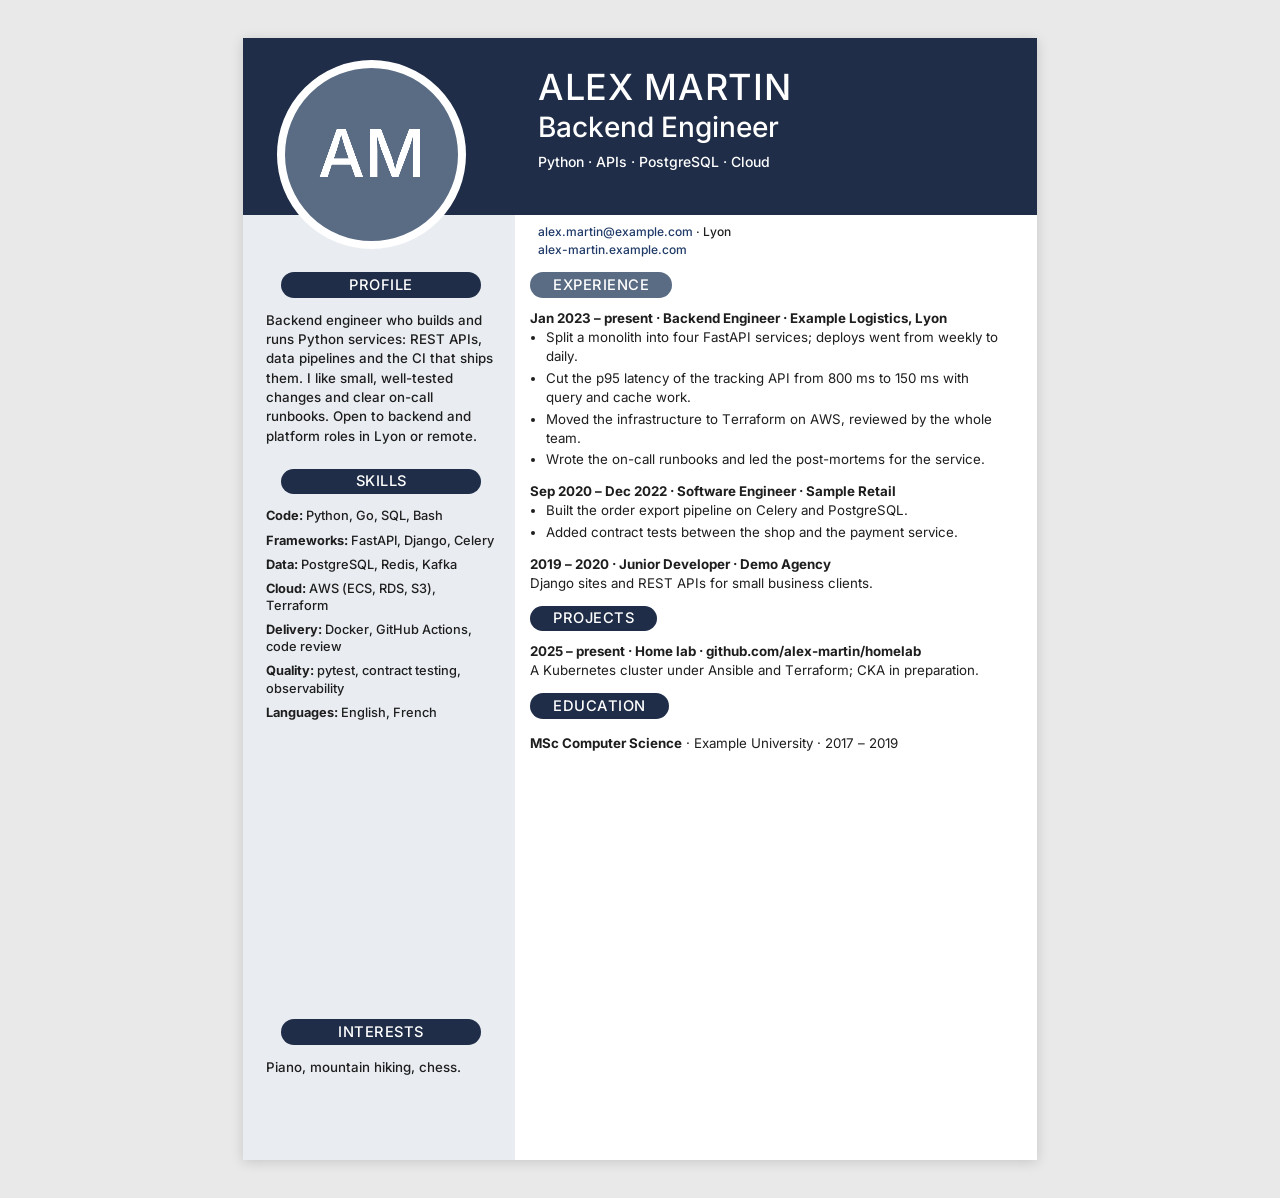
<file: index.html>
<!doctype html>
<html lang="en">
<head>
<meta charset="utf-8">
<title>CV</title>
<style>
  @font-face { font-family: "InterCV"; font-weight: 400; src: url("fonts/inter-400.woff2") format("woff2"); unicode-range: U+0000-00FF, U+2013-2014, U+2190-2193, U+00B7; }
  @font-face { font-family: "InterCV"; font-weight: 400; src: url("fonts/inter-ext-400.woff2") format("woff2"); unicode-range: U+0100-024F, U+1E00-1EFF; }
  @font-face { font-family: "InterCV"; font-weight: 500; src: url("fonts/inter-500.woff2") format("woff2"); unicode-range: U+0000-00FF, U+2013-2014, U+2190-2193, U+00B7; }
  @font-face { font-family: "InterCV"; font-weight: 500; src: url("fonts/inter-ext-500.woff2") format("woff2"); unicode-range: U+0100-024F, U+1E00-1EFF; }
  @font-face { font-family: "InterCV"; font-weight: 700; src: url("fonts/inter-700.woff2") format("woff2"); unicode-range: U+0000-00FF, U+2013-2014, U+2190-2193, U+00B7; }
  @font-face { font-family: "InterCV"; font-weight: 700; src: url("fonts/inter-ext-700.woff2") format("woff2"); unicode-range: U+0100-024F, U+1E00-1EFF; }
  /* Layout only; colors come from themes/<theme>.css, picked by the profile. */
  :root { --side: 72mm; }
  @page { size: A4; margin: 0; }
  * { box-sizing: border-box; margin: 0; padding: 0; }
  html, body { background: #e9e9e9; }
  body { font-kerning: none; font-feature-settings: "kern" 0, "liga" 0, "calt" 0; text-rendering: optimizeSpeed; font-family: InterCV, "Helvetica Neue", sans-serif; color: var(--ink); -webkit-print-color-adjust: exact; print-color-adjust: exact; }

  .page { position: relative; width: 210mm; height: 297mm; margin: 10mm auto; background: #fff; overflow: hidden; box-shadow: 0 2px 12px rgba(0,0,0,.15); }

  /* Decorative shapes */
  .side-bg { position: absolute; left: 0; top: 30mm; width: var(--side); bottom: 0; background: var(--side-bg); }
  .header-bg { position: absolute; left: 0; top: 0; right: 0; height: 47mm; background: var(--header-bg); border-radius: 0 0 26mm 0; }
  .header-wave { position: absolute; left: 0; top: 40mm; width: 72mm; height: 16mm; background: var(--header-bg); border-radius: 0 0 50% 0; }

  .photo { position: absolute; left: 9mm; top: 6mm; width: 50mm; height: 50mm; border-radius: 50%; overflow: hidden; border: 2.2mm solid var(--photo-ring); background: var(--photo-ring); }
  .photo img { width: 100%; height: 100%; object-fit: cover; object-position: 50% 48%; transform: scale(1.16); }
  .photo.initials { background: var(--initials-bg); }
  .photo canvas { display: block; width: 100%; height: 100%; }

  .head { position: absolute; left: 78mm; top: 8mm; right: 10mm; color: var(--header-ink); }
  .head h1 { font-size: 27pt; font-weight: 500; letter-spacing: .5pt; line-height: 1.1; }
  .head h2 { font-size: 21pt; font-weight: 500; line-height: 1.2; margin-top: 1mm; }
  .head .tagline { font-size: 10.5pt; font-weight: 500; margin-top: 2mm; }

  .links { position: absolute; left: 78mm; top: 49mm; font-size: 9pt; font-weight: 500; line-height: 1.5; }
  .links a { color: var(--link); text-decoration: none; }

  .pill { display: inline-block; border-radius: 999px; padding: 1mm 6mm; font-size: 11pt; font-weight: 500; letter-spacing: .4pt; }
  .pill { background: var(--pill-bg); color: var(--pill-ink); }
  .pill.accent { background: var(--accent-bg); color: var(--accent-ink); }

  /* The pill classes set display, so the hidden attribute needs the override to keep an empty block out of the PDF text. */
  [hidden] { display: none !important; }

  /* Columns: grid places the blocks, DOM order is the text order (profile, experience, skills, interests) */
  .cols { position: absolute; left: 6mm; right: 8mm; top: 62mm; bottom: 12mm; display: grid; grid-template-columns: calc(var(--side) - 11mm) 1fr; grid-template-rows: auto minmax(0, 1fr) auto; column-gap: 9mm; }

  /* Left column */
  .side { grid-column: 1; grid-row: 1; min-height: 0; color: var(--side-ink); }
  .side-skills { grid-row: 2; margin-bottom: 4mm; }
  .side-extra { grid-row: 3; margin-bottom: 4mm; }
  .side-extra .profile { margin-bottom: 0; }
  .side .pill { display: block; text-align: center; margin: 0 4mm 3.5mm; }
  .side .profile { font-size: 10pt; font-weight: 500; line-height: 1.45; margin-bottom: 6mm; }
  .side .skills p { font-size: 9.6pt; font-weight: 500; line-height: 1.35; margin-bottom: 1.8mm; }
  .side .skills b { font-weight: 700; }


  /* Right column */
  .main { grid-column: 2; grid-row: 1 / 4; min-height: 0; display: flex; flex-direction: column; }
  .main .pill { align-self: flex-start; margin-bottom: 3mm; }
  .job { margin-bottom: 3.4mm; font-size: 10pt; line-height: 1.42; }
  .job .hd { font-weight: 700; }
  .job ul { margin-left: 4mm; }
  .job li { margin-bottom: .8mm; }
  .edu { margin-top: 1mm; font-size: 10pt; line-height: 1.42; }
  .edu p { margin-bottom: 1mm; }
  .edu b { font-weight: 700; }

  @media print { html, body { background: #fff; } .page { margin: 0; box-shadow: none; } }
  .load-error { position: absolute; top: 80mm; left: 15mm; right: 15mm; background: #fff; color: #d00; border: .6mm solid #d00; font: 500 11pt/1.5 InterCV, sans-serif; padding: 5mm; z-index: 10; white-space: pre-line; }
  .overflow-alert { position: absolute; top: 0; left: 0; right: 0; background: #d00; color: #fff; font: 700 12pt InterCV, sans-serif; padding: 2mm; text-align: center; z-index: 10; }
</style>
</head>
<body>
<div class="page" id="page">
  <div class="side-bg"></div>
  <div class="header-bg"></div>
  <div class="header-wave"></div>
  <div class="photo" id="photo"></div>
  <div class="head"><h1 id="name"></h1><h2 id="headline"></h2><div class="tagline" id="tagline"></div></div>
  <div class="links" id="links"></div>
  <div class="cols">
    <section class="side">
      <span class="pill">PROFILE</span>
      <p class="profile" id="profile"></p>
    </section>
    <main class="main" id="main">
      <span class="pill accent">EXPERIENCE</span>
      <div id="experience"></div>
      <span class="pill" id="projects-pill">PROJECTS</span>
      <div id="projects"></div>
      <span class="pill">EDUCATION</span>
      <div class="edu" id="education"></div>
    </main>
    <aside class="side side-skills">
      <span class="pill">SKILLS</span>
      <div class="skills" id="skills"></div>
    </aside>
    <aside class="side side-extra" id="interests-block" hidden>
      <span class="pill">INTERESTS</span>
      <p class="profile" id="interests"></p>
    </aside>
  </div>
</div>
<script>
  // index.html?profile=<id>&v=<variant> renders profiles/<id>/content.js with themes/<theme>.css.
  const params = new URLSearchParams(location.search);
  const id = params.get("profile") || "_template";
  const dir = "profiles/" + id + "/";
  const esc = (s) => s.replace(/&/g, "&amp;").replace(/</g, "&lt;");
  const DOT = " \u00b7 ";
  // Same result as Python's str.title(), which atscheck.py uses for Author and Title (names starting with an eszett or a digraph differ).
  const titleCase = (s) => s.toLowerCase().replace(/(^|[^\p{L}])(\p{L})/gu, (m, a, b) => a + b.toUpperCase());

  const load = (tag, attrs) => new Promise((ok, ko) => {
    const el = Object.assign(document.createElement(tag), attrs);
    el.onload = ok;
    el.onerror = ko;
    document.head.appendChild(el);
  });

  const fail = (msg) => {
    const e = document.createElement("div");
    e.className = "load-error";
    e.textContent = msg;
    document.getElementById("page").appendChild(e);
  };

  async function main() {
    const missing = `Profile "${id}" did not load: ${dir}content.js is missing or has an error.\n` +
      "Open index.html?profile=<id>&v=<variant>, where profiles/<id>/content.js sets window.PROFILE.";
    try { await load("script", { src: dir + "content.js" }); } catch (e) { return fail(missing); }
    const p = window.PROFILE;
    if (!p || !p.variants) return fail(missing);
    const variant = params.get("v") || Object.keys(p.variants)[0];
    const cv = p.variants[variant];
    if (!cv) return fail(`Variant "${variant}" is not in profile "${id}" (has ${Object.keys(p.variants).join(", ")}).`);
    try { await load("link", { rel: "stylesheet", href: "themes/" + p.theme + ".css" }); }
    catch (e) { return fail(`Theme "${p.theme}" did not load: themes/${p.theme}.css is missing.`); }
    try { render(p, cv); } catch (e) { fail(`Profile "${id}" has an error: ${e.message}`); }
  }

  function render(p, cv) {
    const author = titleCase(cv.name);
    document.documentElement.lang = p.lang || "en";
    document.title = author + " - " + cv.headline + " CV";
    renderPhoto(p.photo ? dir + p.photo : null, author);
    document.getElementById("name").textContent = cv.name;
    document.getElementById("headline").textContent = cv.headline;
    document.getElementById("tagline").textContent = cv.tagline.join(DOT);
    const mail = cv.contact.email ? `<a href="mailto:${cv.contact.email}">${esc(cv.contact.email)}</a>` : "";
    const line1 = [mail, cv.contact.city ? esc(cv.contact.city) : ""].filter(Boolean).join(DOT);
    const line2 = [cv.contact.linkedin, cv.contact.site].filter(Boolean)
      .map((l) => `<a href="${l.url}">${esc(l.label)}</a>`).join(DOT);
    document.getElementById("links").innerHTML = [line1, line2].filter(Boolean).map((l) => `<div>${l}</div>`).join("");
    document.getElementById("profile").textContent = cv.profile;
    document.getElementById("skills").innerHTML =
      cv.skills.map(([k, v]) => `<p><b>${esc(k)}:</b> ${esc(v)}</p>`).join("");
    const interests = cv.interests;
    document.getElementById("interests-block").hidden = !interests;
    document.getElementById("interests").textContent = Array.isArray(interests) ? interests.join(DOT) : (interests || "");
    // One block for a job and for a project: dates, title and org on one line, then bullets or a text.
    const block = (j) => {
      const hd = `<div class="hd">${[j.dates, j.title, j.org].filter(Boolean).map(esc).join(DOT)}</div>`;
      const body = j.items ? `<ul>${j.items.map((i) => `<li>${esc(i)}</li>`).join("")}</ul>` : `<div>${esc(j.text)}</div>`;
      return `<div class="job">${hd}${body}</div>`;
    };
    document.getElementById("experience").innerHTML = cv.experience.map(block).join("");
    const projects = cv.projects || [];
    document.getElementById("projects-pill").hidden = !projects.length;
    document.getElementById("projects").innerHTML = projects.map(block).join("");
    document.getElementById("education").innerHTML =
      cv.education.map((e) => `<p><b>${esc(e.title)}</b>${[e.org, e.dates].filter(Boolean).map((x) => DOT + esc(x)).join("")}</p>`).join("");
    checkOverflow();
  }

  function renderPhoto(src, author) {
    const box = document.getElementById("photo");
    if (!src) return renderInitials(box, author);
    const img = Object.assign(document.createElement("img"), { src, alt: author });
    img.onerror = () => renderInitials(box, author);
    box.appendChild(img);
  }

  // Initials drawn on a canvas, so they print as an image and stay out of the ATS text.
  async function renderInitials(box, author) {
    const words = author.split(/\s+/).filter(Boolean);
    const text = (words[0][0] + (words.length > 1 ? words[words.length - 1][0] : "")).toUpperCase();
    const font = "500 230px InterCV, sans-serif";
    await document.fonts.load(font, text).catch(() => {});
    box.replaceChildren();
    box.classList.add("initials");
    const canvas = Object.assign(document.createElement("canvas"), { width: 600, height: 600 });
    const ctx = canvas.getContext("2d");
    ctx.fillStyle = getComputedStyle(box).getPropertyValue("--initials-ink").trim();
    ctx.font = font;
    ctx.textAlign = "center";
    ctx.textBaseline = "middle";
    ctx.fillText(text, 300, 310);
    canvas.setAttribute("aria-hidden", "true");
    box.appendChild(canvas);
  }

  // Flag any block that runs past its area, so a too-long text is visible before sending.
  function checkOverflow() {
    const over = [];
    const bottom = (el) => el.getBoundingClientRect().bottom;
    if (bottom(document.querySelector(".head")) > bottom(document.querySelector(".header-bg")) + 0.5) over.push("name/headline/tagline");
    const main = document.getElementById("main");
    if (main.scrollHeight > main.clientHeight + 1) over.push("experience/projects/education");
    const side = document.querySelector(".side-skills");
    if (side.scrollHeight > side.clientHeight + 1) over.push("profile/skills");
    if (over.length) {
      const a = document.createElement("div");
      a.className = "overflow-alert";
      a.textContent = "OVERFLOW: " + over.join(", ") + " - shorten the text";
      document.getElementById("page").appendChild(a);
    }
  }

  main();
</script>
</body>
</html>
</file>
